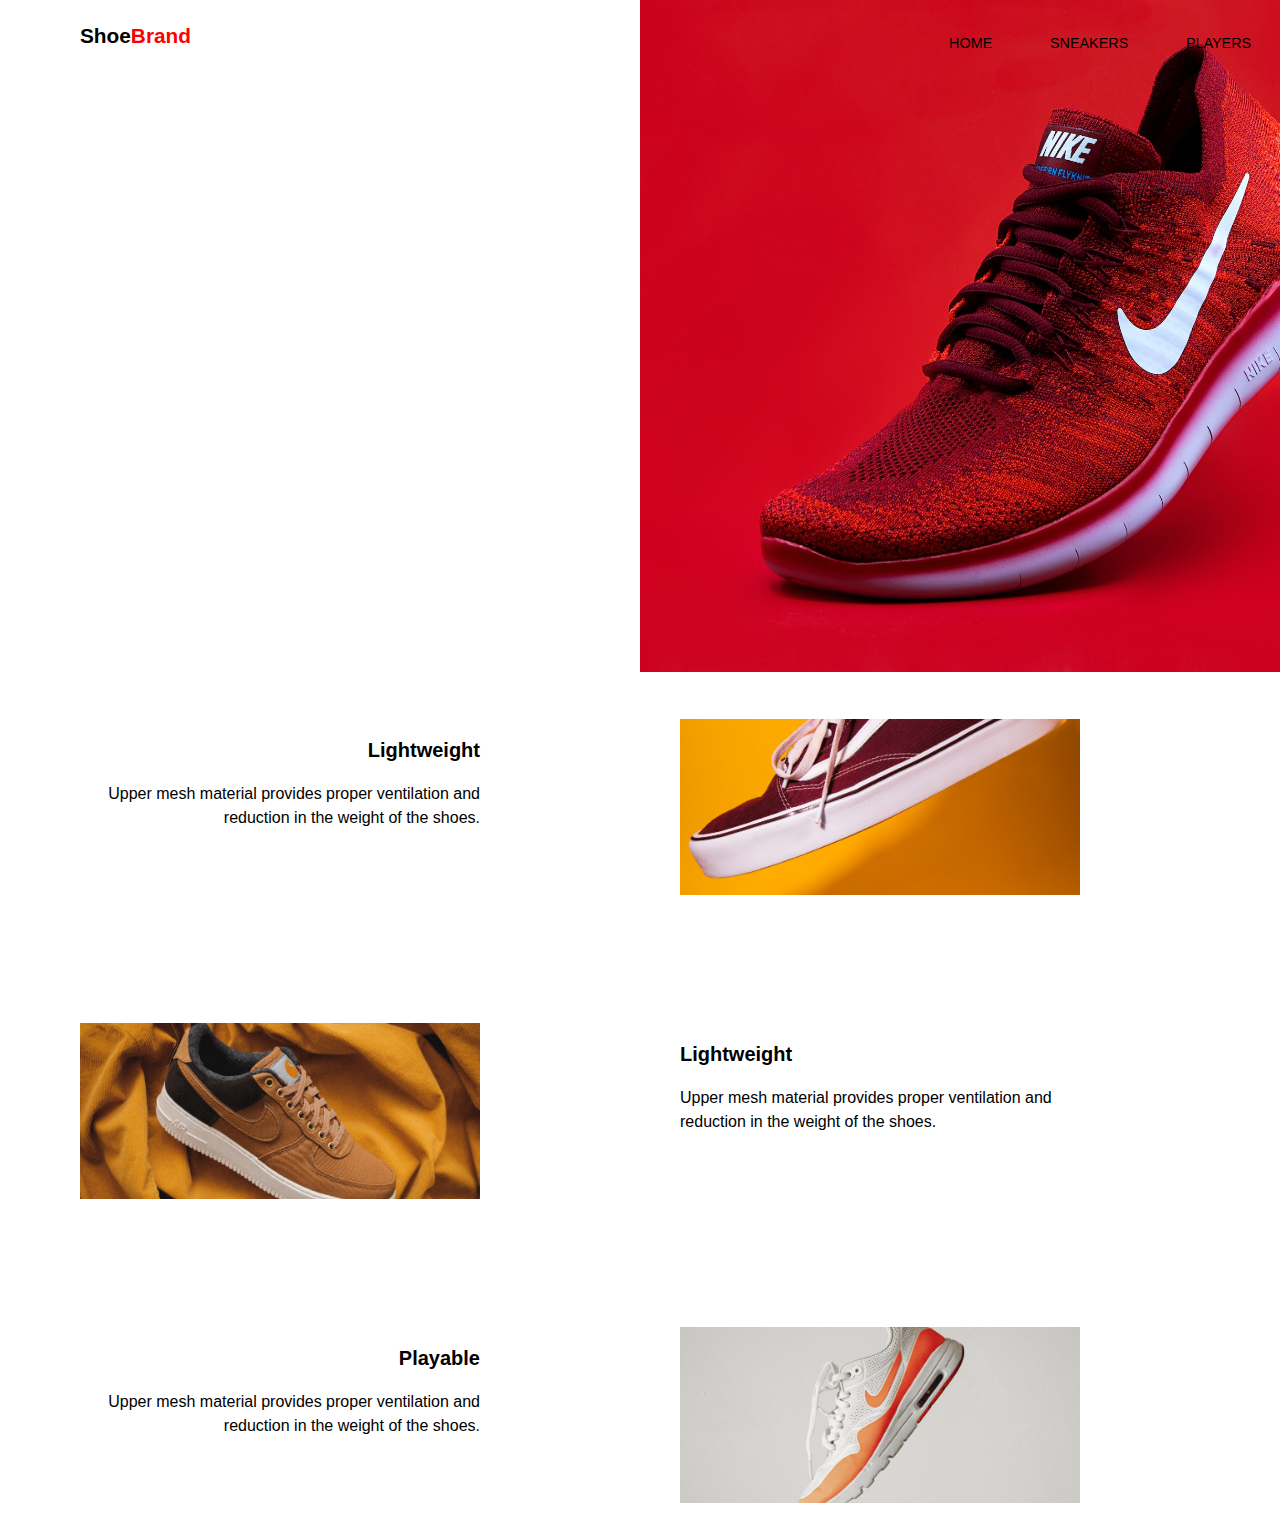
<file: Html&Css/index.html>
<!DOCTYPE html>
<html lang="en">
<head>
    <meta charset="UTF-8">
    <meta http-equiv="X-UA-Compatible" content="IE=edge">
    <meta name="viewport" content="width=device-width, initial-scale=1.0">
    <title>Assignment-1</title>
    <link rel="stylesheet" href="css/main.css">
</head>
<body>
    <div class="hero-img"></div>
    <div class="wrapper" >
            <header>
                <a href="#" class="logo">Shoe<span>Brand</span></a>
                <nav>
                    <svg class="close" viewBox="0 0 24 24" fill="none" xmlns="http://www.w3.org/2000/svg">
                        <path d="M12 2C10.0222 2 8.08879 2.58649 6.4443 3.6853C4.79981 4.78412 3.51809 6.3459 2.76121 8.17317C2.00433 10.0004 1.8063 12.0111 2.19215 13.9509C2.578 15.8907 3.53041 17.6725 4.92894 19.0711C6.32746 20.4696 8.10929 21.422 10.0491 21.8079C11.9889 22.1937 13.9996 21.9957 15.8268 21.2388C17.6541 20.4819 19.2159 19.2002 20.3147 17.5557C21.4135 15.9112 22 13.9778 22 12C22 10.6868 21.7413 9.38642 21.2388 8.17317C20.7363 6.95991 19.9997 5.85752 19.0711 4.92893C18.1425 4.00035 17.0401 3.26375 15.8268 2.7612C14.6136 2.25866 13.3132 2 12 2V2ZM14.71 13.29C14.8037 13.383 14.8781 13.4936 14.9289 13.6154C14.9797 13.7373 15.0058 13.868 15.0058 14C15.0058 14.132 14.9797 14.2627 14.9289 14.3846C14.8781 14.5064 14.8037 14.617 14.71 14.71C14.617 14.8037 14.5064 14.8781 14.3846 14.9289C14.2627 14.9797 14.132 15.0058 14 15.0058C13.868 15.0058 13.7373 14.9797 13.6154 14.9289C13.4936 14.8781 13.383 14.8037 13.29 14.71L12 13.41L10.71 14.71C10.617 14.8037 10.5064 14.8781 10.3846 14.9289C10.2627 14.9797 10.132 15.0058 10 15.0058C9.86799 15.0058 9.73729 14.9797 9.61543 14.9289C9.49357 14.8781 9.38297 14.8037 9.29 14.71C9.19628 14.617 9.12188 14.5064 9.07111 14.3846C9.02034 14.2627 8.99421 14.132 8.99421 14C8.99421 13.868 9.02034 13.7373 9.07111 13.6154C9.12188 13.4936 9.19628 13.383 9.29 13.29L10.59 12L9.29 10.71C9.1017 10.5217 8.99591 10.2663 8.99591 10C8.99591 9.7337 9.1017 9.4783 9.29 9.29C9.47831 9.1017 9.7337 8.99591 10 8.99591C10.2663 8.99591 10.5217 9.1017 10.71 9.29L12 10.59L13.29 9.29C13.4783 9.1017 13.7337 8.99591 14 8.99591C14.2663 8.99591 14.5217 9.1017 14.71 9.29C14.8983 9.4783 15.0041 9.7337 15.0041 10C15.0041 10.2663 14.8983 10.5217 14.71 10.71L13.41 12L14.71 13.29Z" fill="black"/>
                    </svg>
                    <ul>
                        <li><a href="#">Home</a></li>
                        <li><a href="#">Sneakers</a></li>
                        <li><a href="#">Players</a></li>
                    </ul>
                    
                </nav>
              
                <svg class="menu" viewBox="0 0 48 32" fill="none" xmlns="http://www.w3.org/2000/svg">
                    <path d="M24 32H0V26.6667H24V32ZM48 18.6667H0V13.3333H48V18.6667ZM48 5.33333H24V0H48V5.33333Z" fill="white" />
                  </svg>
            </header>

            <section class="hero">
                <h1>Regain your confidence on the court.</h1>

                <p class="subhead">A Shoe built with purpose and to take your game to the next level</p>
                <svg class="down-arrow" viewBox="0 0 16 132" fill="none" xmlns="http://www.w3.org/2000/svg">
                    <path d="M7.29289 131.707C7.68341 132.098 8.31658 132.098 8.7071 131.707L15.0711 125.343C15.4616 124.953 15.4616 124.319 15.0711 123.929C14.6805 123.538 14.0474 123.538 13.6568 123.929L7.99999 129.586L2.34314 123.929C1.95262 123.538 1.31945 123.538 0.928927 123.929C0.538402 124.319 0.538402 124.953 0.928927 125.343L7.29289 131.707ZM7 -4.37114e-08L6.99999 131L8.99999 131L9 4.37114e-08L7 -4.37114e-08Z" fill="black"/>
                </svg>
            </section>

            <section class="more-info">
                    <div class="feature">
                        <div class="content">
                            <p class="title">Lightweight</p>
                            <p class="desc">Upper mesh material provides proper ventilation and reduction in the weight of the shoes.</p>
                        </div>
                        <img src="images/shoe1.jpg" alt="Shoe 1">
                    </div>

                    <div class="feature left"> 
                        <div class="content">
                            <p class="title">Lightweight</p>
                            <p class="desc">Upper mesh material provides proper ventilation and reduction in the weight of the shoes.</p>
                        </div>
                        <img src="images/shoe2.jpg" alt="Shoe 2">
                    </div>

                    <div class="feature">
                        <div class="content">
                            <p class="title">Playable</p>
                            <p class="desc">Upper mesh material provides proper ventilation and reduction in the weight of the shoes.</p>
                        </div>
                        <img src="images/shoe3.jpg" alt="Shoe 3">
                    </div>
            </section>
    </div>
    <script>
        const menu=document.querySelector('.menu')
        const close=document.querySelector('.close')
        const nav=document.querySelector('nav')

        menu.addEventListener('click',()=>{
            nav.classList.add('open-nav')
        })

        close.addEventListener('click',()=>{
            nav.classList.remove('open-nav')
        })
    </script>
</body>
</html>
</file>
<file: Html&Css/css/main.css>
body {
  margin: 1.5em;
  font-family: "Poppins", sans-serif;
}

a {
  text-decoration: none;
  font-size: 1.3rem;
}

.hero-img {
  position: absolute;
  top: 0;
  left: 0;
  background: url("../images/shoe.jpg");
  background-size: cover;
  background-position-x: 20%;
  background-position-y: 20%;
  width: 100%;
  height: 100vh;
  z-index: -1;
  -webkit-animation: introLoad 2s forwards;
          animation: introLoad 2s forwards;
}

.logo {
  color: white;
  font-weight: bold;
}

nav {
  position: fixed;
  right: 0;
  top: 0;
  background: white;
  height: 100vh;
  width: 50%;
  z-index: 999;
  text-transform: uppercase;
  transform: translateX(100%);
  transition: transform 0.5s ease-in-out;
}
nav ul {
  list-style-type: none;
  padding: 0;
  margin-top: 8em;
}
nav ul a {
  color: black;
  padding: 0.75em 2em;
  display: block;
}
nav ul a:hover {
  background-color: rgb(225, 225, 225);
}
nav .close {
  float: right;
  margin: 2em;
  width: 2.5em;
}

header {
  display: flex;
  justify-content: space-between;
}
header svg {
  width: 3em;
  margin-top: -0.6em;
  cursor: pointer;
}

section.hero {
  color: white;
  height: 90vh;
  -webkit-animation: moveDown 1s ease-in-out forwards;
          animation: moveDown 1s ease-in-out forwards;
  opacity: 0;
}
section.hero .down-arrow {
  stroke: white;
  position: absolute;
  margin-top: 2em;
  bottom: 8em;
  width: 1em;
  animation: moveArrow 1s alternate-reverse infinite;
}
section.hero .down-arrow path {
  fill: white;
}

h1 {
  font-size: 3rem;
  margin-top: 2em;
  line-height: 3.3rem;
}

.subhead {
  font-size: 1.4rem;
}

.more-info img {
  width: 100%;
  -o-object-fit: cover;
     object-fit: cover;
  height: 11em;
}
.more-info .title {
  font-weight: bold;
  font-size: 1.25rem;
}
.more-info .desc {
  line-height: 1.5rem;
}

@media only screen and (min-width: 680px) {
  body {
    margin: 1.5em 5em;
    font-family: "Poppins", sans-serif;
  }
}
@media only screen and (min-width: 930px) {
  .menu {
    display: none;
  }
  nav {
    transform: translateX(0);
    position: unset;
    display: block;
    width: auto;
    height: auto;
    background: none;
  }
  nav svg.close {
    display: none;
  }
  nav ul {
    display: flex;
    margin: 0;
  }
  nav a {
    color: white;
    padding: 0.5em 1.5em;
    font-size: 0.9rem;
  }
  nav a:hover {
    background: none;
    text-decoration: underline;
  }
  .hero-img {
    left: unset;
    right: 0;
    width: 50%;
    height: 42em;
  }
  .logo {
    color: black;
  }
  .logo span {
    color: red;
  }
  section.hero {
    color: black;
    height: auto;
    width: 40%;
    margin-bottom: 8em;
  }
  section.hero svg.down-arrow {
    stroke: black;
    position: unset;
  }
  section.hero svg.down-arrow path {
    fill: black;
  }
  .feature {
    display: grid;
    grid-template-columns: repeat(2, auto);
    gap: 3em;
    margin-top: 8em;
  }
  .feature img {
    width: 25em;
  }
  .feature .content {
    text-align: right;
    width: 25em;
  }
  .feature.left {
    grid-template-areas: "left right";
  }
  .feature.left img {
    grid-area: left;
  }
  .feature.left .content {
    text-align: left;
    width: 25em;
    justify-self: left;
  }
}
@media only screen and (min-width: 1200px) {
  .wrapper {
    width: 1200px;
    margin: 0 auto;
  }
  .feature {
    gap: 0;
  }
}
@-webkit-keyframes introLoad {
  from {
    -webkit-clip-path: polygon(0 0, 100% 0, 100% 0, 0 0);
            clip-path: polygon(0 0, 100% 0, 100% 0, 0 0);
  }
  to {
    -webkit-clip-path: polygon(0 0, 100% 0, 100% 100%, 0 100%);
            clip-path: polygon(0 0, 100% 0, 100% 100%, 0 100%);
  }
}
@keyframes introLoad {
  from {
    -webkit-clip-path: polygon(0 0, 100% 0, 100% 0, 0 0);
            clip-path: polygon(0 0, 100% 0, 100% 0, 0 0);
  }
  to {
    -webkit-clip-path: polygon(0 0, 100% 0, 100% 100%, 0 100%);
            clip-path: polygon(0 0, 100% 0, 100% 100%, 0 100%);
  }
}
@-webkit-keyframes moveArrow {
  from {
    transform: translateY(-30px);
  }
  to {
    transform: translateY(0);
  }
}
@keyframes moveArrow {
  from {
    transform: translateY(-30px);
  }
  to {
    transform: translateY(0);
  }
}
@-webkit-keyframes moveDown {
  from {
    transform: translateY(-100px);
  }
  to {
    transform: translateY(0);
    opacity: 1;
  }
}
@keyframes moveDown {
  from {
    transform: translateY(-100px);
  }
  to {
    transform: translateY(0);
    opacity: 1;
  }
}
.open-nav {
  transform: translateX(0%);
}/*# sourceMappingURL=main.css.map */
</file>
